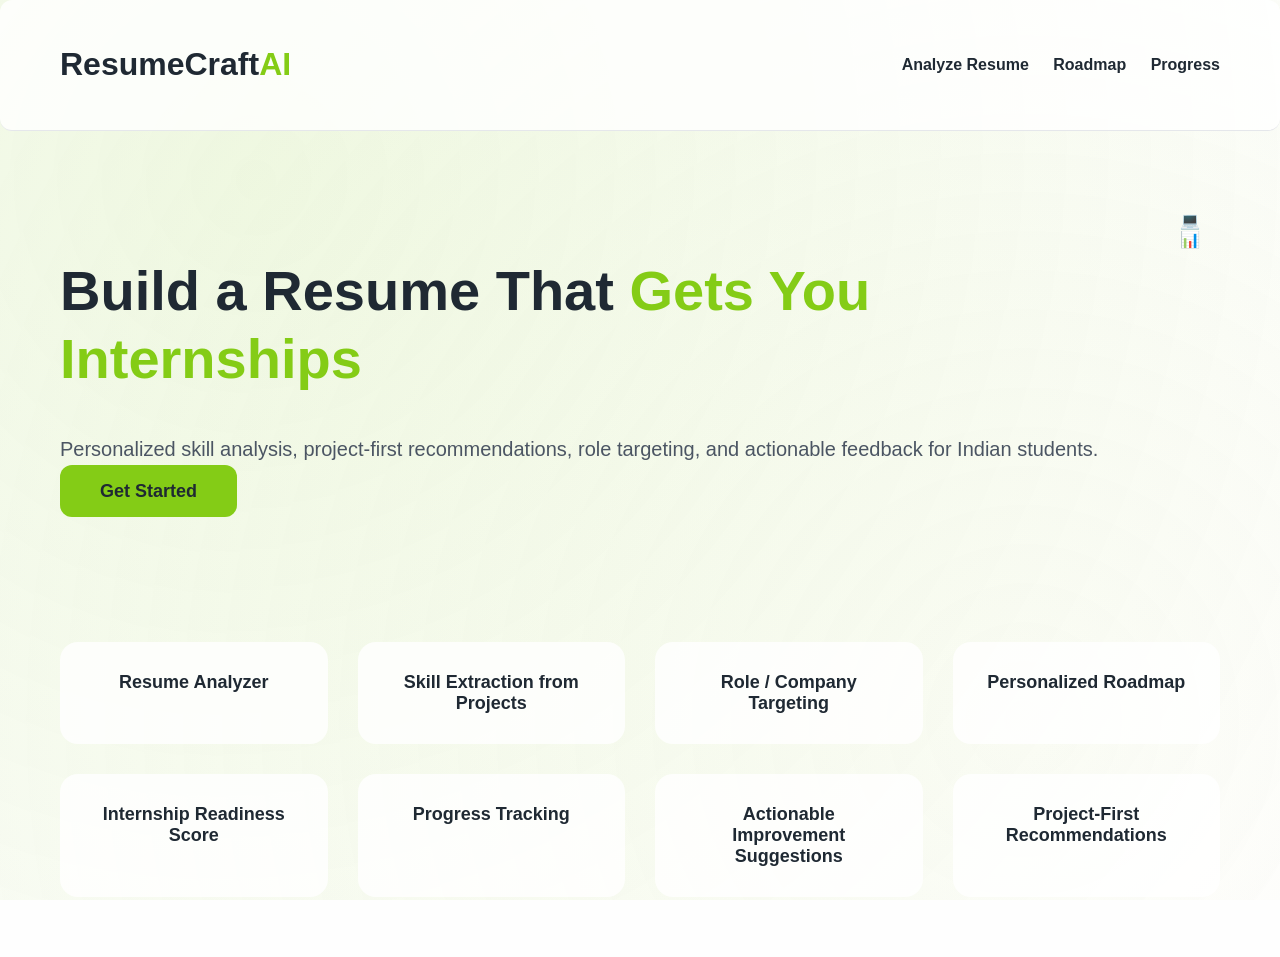
<file: index.html>
<!DOCTYPE html>
<html lang="en">
<head>
  <meta charset="UTF-8">
  <title>ResumeCraft AI</title>
  <link rel="stylesheet" href="css/style.css">
  <script defer src="js/animations.js"></script>
</head>
<body>

<div class="animated-bg"></div>

<header class="navbar">
  <h1>ResumeCraft<span>AI</span></h1>
  <nav>
    <a href="analyzer.html">Analyze Resume</a>
    <a href="roadmap.html">Roadmap</a>
    <a href="progress.html">Progress</a>
  </nav>
</header>

<section class="hero">
  <div class="hero-left">
    <h1>Build a Resume That <span>Gets You Internships</span></h1>
    <p>Personalized skill analysis, project-first recommendations, role targeting, and actionable feedback for Indian students.</p>
    <a class="btn" href="analyzer.html">Get Started</a>
  </div>
  <div class="hero-right">
    <div class="illustration">💻📊</div>
  </div>
</section>

<section class="features">
  <div class="feature-card">Resume Analyzer</div>
  <div class="feature-card">Skill Extraction from Projects</div>
  <div class="feature-card">Role / Company Targeting</div>
  <div class="feature-card">Personalized Roadmap</div>
  <div class="feature-card">Internship Readiness Score</div>
  <div class="feature-card">Progress Tracking</div>
  <div class="feature-card">Actionable Improvement Suggestions</div>
  <div class="feature-card">Project-First Recommendations</div>
</section>

</body>
</html>
</file>
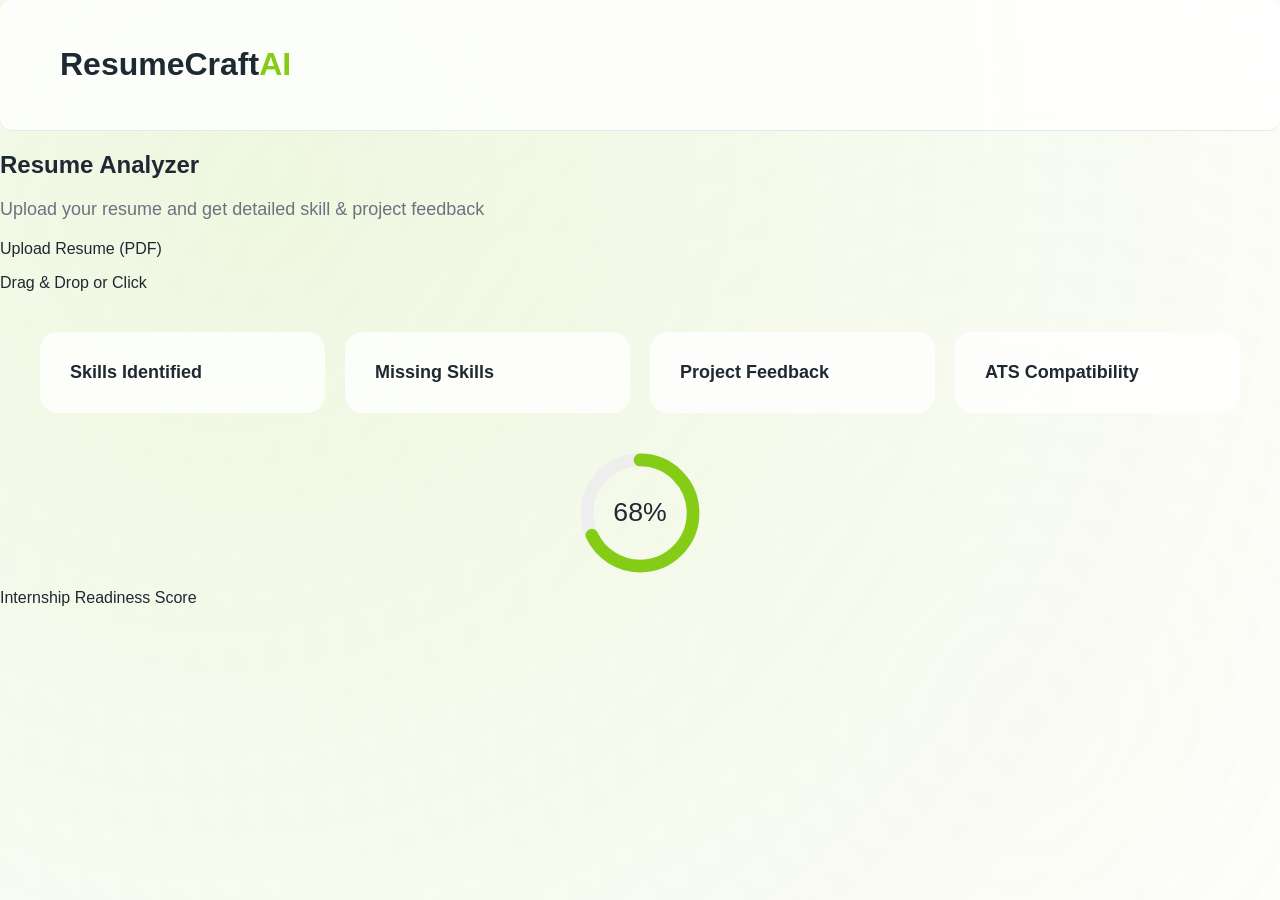
<file: analyzer.html>
<!DOCTYPE html>
<html lang="en">
<head>
  <meta charset="UTF-8">
  <title>Resume Analyzer</title>
  <link rel="stylesheet" href="css/style.css">
</head>
<body>

<div class="animated-bg"></div>

<header class="navbar">
  <h1>ResumeCraft<span>AI</span></h1>
</header>

<section class="page">
  <h2>Resume Analyzer</h2>
  <p class="subtitle">Upload your resume and get detailed skill & project feedback</p>

  <div class="upload-box">
    <p>Upload Resume (PDF)</p>
    <div class="fake-upload">Drag & Drop or Click</div>
  </div>

  <div class="analysis-grid">
    <div class="analysis-card">Skills Identified</div>
    <div class="analysis-card">Missing Skills</div>
    <div class="analysis-card">Project Feedback</div>
    <div class="analysis-card">ATS Compatibility</div>
  </div>

  <div class="score-circle">
    <svg viewBox="0 0 36 36" class="circular-chart green">
      <path class="circle-bg"
        d="M18 2.0845
           a 15.9155 15.9155 0 0 1 0 31.831
           a 15.9155 15.9155 0 0 1 0 -31.831"/>
      <path class="circle"
        stroke-dasharray="68, 100"
        d="M18 2.0845
           a 15.9155 15.9155 0 0 1 0 31.831
           a 15.9155 15.9155 0 0 1 0 -31.831"/>
      <text x="18" y="20.35" class="percentage">68%</text>
    </svg>
    <p>Internship Readiness Score</p>
  </div>

</section>

</body>
</html>
</file>
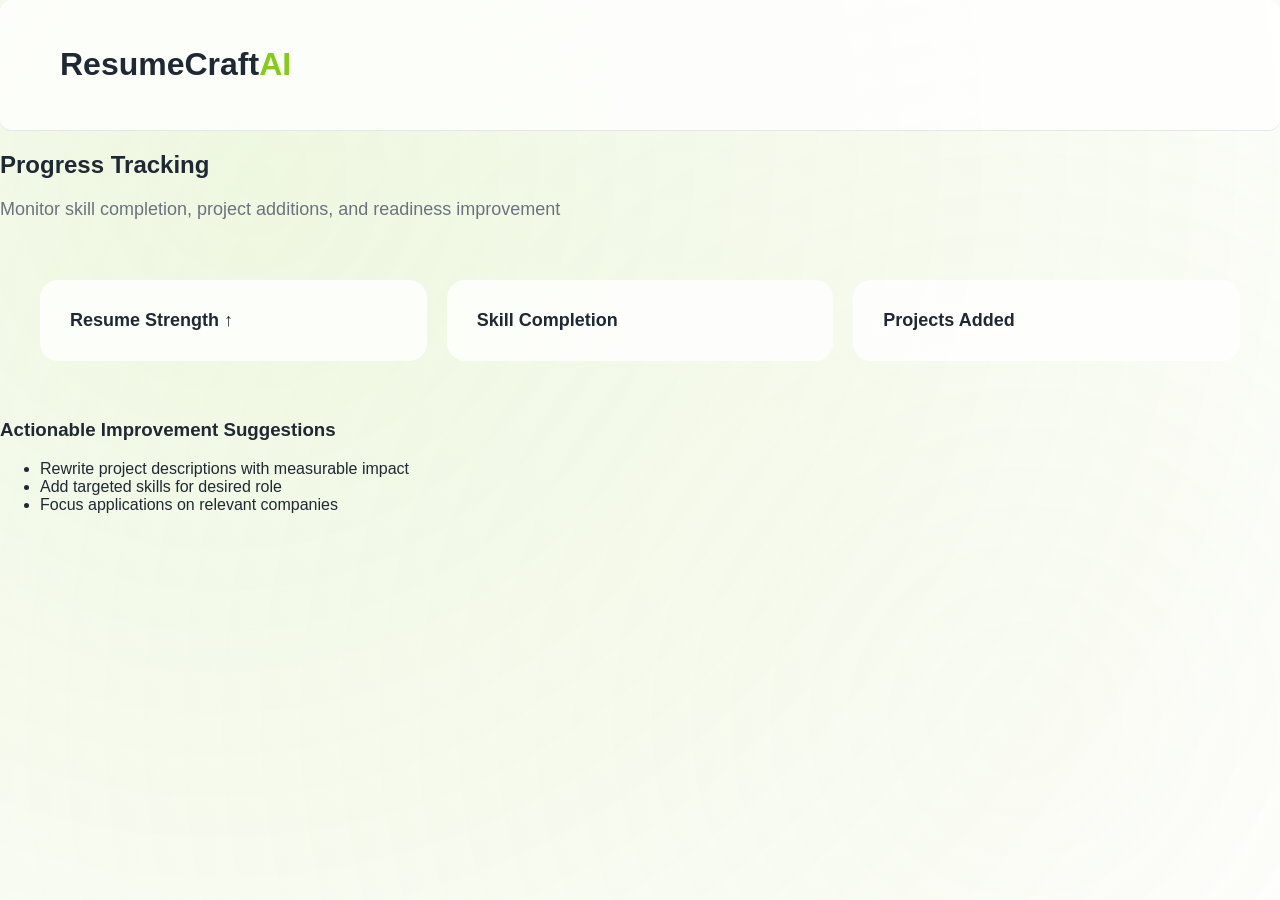
<file: progress.html>
<!DOCTYPE html>
<html lang="en">
<head>
  <meta charset="UTF-8">
  <title>Progress Tracking</title>
  <link rel="stylesheet" href="css/style.css">
</head>
<body>

<div class="animated-bg"></div>

<header class="navbar">
  <h1>ResumeCraft<span>AI</span></h1>
</header>

<section class="page">
  <h2>Progress Tracking</h2>
  <p class="subtitle">Monitor skill completion, project additions, and readiness improvement</p>

  <div class="progress-cards">
    <div class="progress-card">Resume Strength ↑</div>
    <div class="progress-card">Skill Completion</div>
    <div class="progress-card">Projects Added</div>
  </div>

  <div class="feedback-box">
    <h3>Actionable Improvement Suggestions</h3>
    <ul>
      <li>Rewrite project descriptions with measurable impact</li>
      <li>Add targeted skills for desired role</li>
      <li>Focus applications on relevant companies</li>
    </ul>
  </div>

</section>

</body>
</html>
</file>
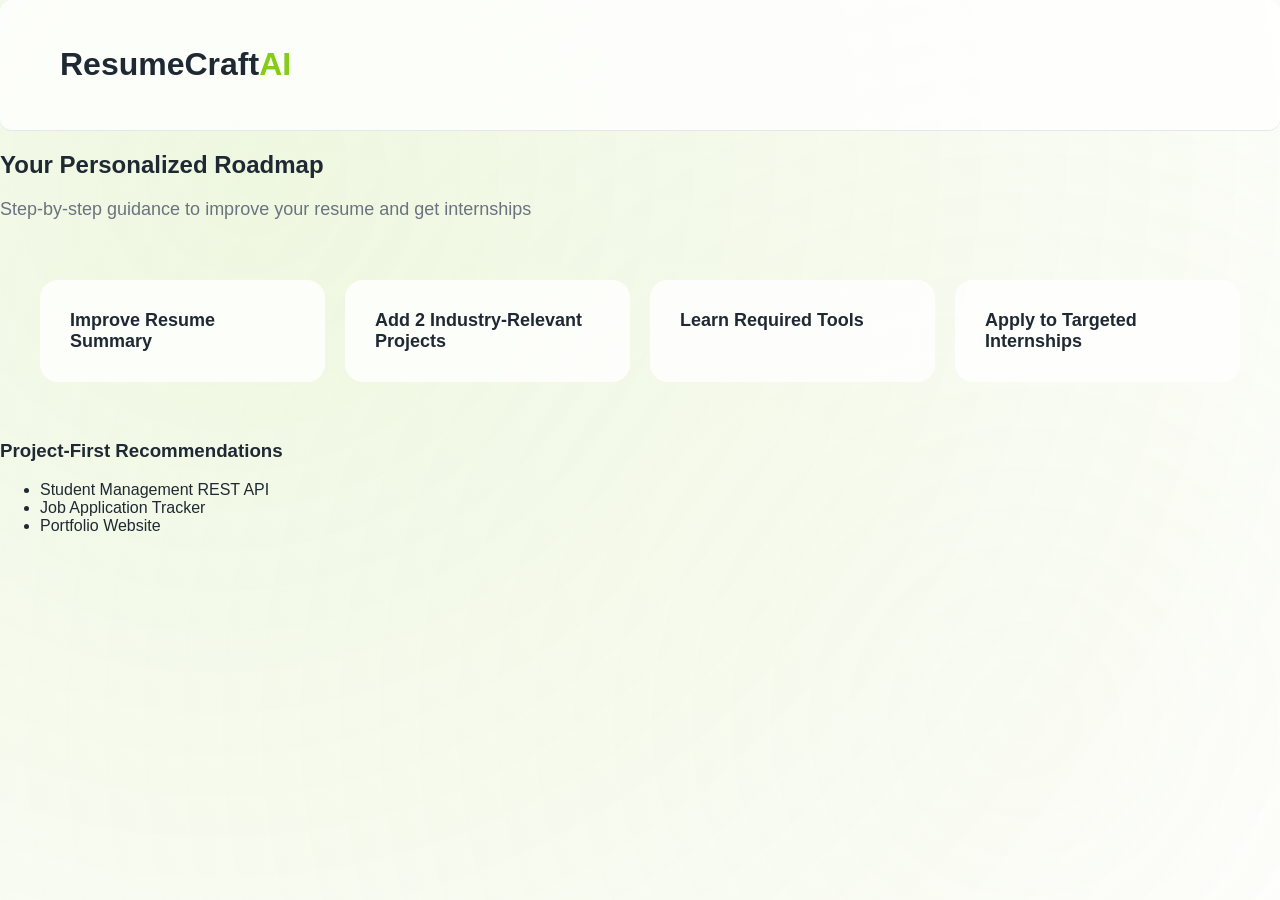
<file: roadmap.html>
<!DOCTYPE html>
<html lang="en">
<head>
  <meta charset="UTF-8">
  <title>Personalized Roadmap</title>
  <link rel="stylesheet" href="css/style.css">
</head>
<body>

<div class="animated-bg"></div>

<header class="navbar">
  <h1>ResumeCraft<span>AI</span></h1>
</header>

<section class="page">
  <h2>Your Personalized Roadmap</h2>
  <p class="subtitle">Step-by-step guidance to improve your resume and get internships</p>

  <div class="timeline">
    <div class="timeline-step">Improve Resume Summary</div>
    <div class="timeline-step">Add 2 Industry-Relevant Projects</div>
    <div class="timeline-step">Learn Required Tools</div>
    <div class="timeline-step">Apply to Targeted Internships</div>
  </div>

  <div class="recommendation">
    <h3>Project-First Recommendations</h3>
    <ul>
      <li>Student Management REST API</li>
      <li>Job Application Tracker</li>
      <li>Portfolio Website</li>
    </ul>
  </div>
</section>

</body>
</html>
</file>
<file: css/style.css>
body {
  margin:0;
  font-family:'Inter',sans-serif;
  background:#fefefe;
  color:#1f2933;
}

/* Navbar */
.navbar {
  display:flex;
  justify-content:space-between;
  align-items:center;
  padding:25px 60px;
  background: #ffffffcc;
  border-bottom: 1px solid #e5e7eb;
  border-radius:12px;
}

.navbar span { color:#84cc16; }
.navbar a { text-decoration:none; margin-left:20px; font-weight:600; color:#1f2933; }

/* Hero */
.hero { display:flex; justify-content:space-between; padding:80px 60px; }
.hero-left h1 { font-size:56px; line-height:1.2; }
.hero-left h1 span { color:#84cc16; }
.hero-left p { font-size:20px; margin-top:20px; color:#4b5563; }
.btn { padding:16px 40px; background:#84cc16; border-radius:12px; color:#1f2933; font-weight:600; font-size:18px; text-decoration:none; transition:0.3s; }
.btn:hover { transform:scale(1.05); }

/* Features */
.features { display:grid; grid-template-columns:repeat(auto-fit,minmax(250px,1fr)); gap:30px; padding:60px; }
.feature-card { background:#ffffffcc; padding:30px; border-radius:18px; font-size:18px; font-weight:600; text-align:center; transition:0.3s; }
.feature-card:hover { transform:translateY(-10px); box-shadow:0 20px 40px rgba(0,0,0,0.1); }

/* Analysis cards */
.analysis-grid, .progress-cards, .timeline { display:grid; grid-template-columns:repeat(auto-fit,minmax(250px,1fr)); gap:20px; padding:40px; }
.analysis-card, .progress-card, .timeline-step { background:#ffffffcc; padding:30px; border-radius:18px; font-size:18px; font-weight:600; transition:0.3s; }
.analysis-card:hover, .progress-card:hover, .timeline-step:hover { transform:translateY(-10px); box-shadow:0 20px 40px rgba(0,0,0,0.1); }

/* Animated background */
.animated-bg { position:fixed; width:100%; height:100%; background: radial-gradient(circle at 20% 20%, #84cc1620, transparent), radial-gradient(circle at 80% 80%, #f5f5dc20, transparent); animation: float 12s infinite alternate; z-index:-1; }
@keyframes float { from { transform:scale(1); } to { transform:scale(1.1); } }

/* Subtitle */
.subtitle { font-size:18px; color:#6b7280; margin-bottom:20px; }

/* Pie chart */
.circular-chart { max-width:120px; display:block; margin:auto; }
.circle-bg { fill:none; stroke:#eee; stroke-width:3.8; }
.circle { fill:none; stroke:#84cc16; stroke-width:3.8; stroke-linecap:round; transition:stroke-dasharray 0.6s; }
.percentage { fill:#1f2933; font-size:8px; text-anchor:middle; }
</file>
